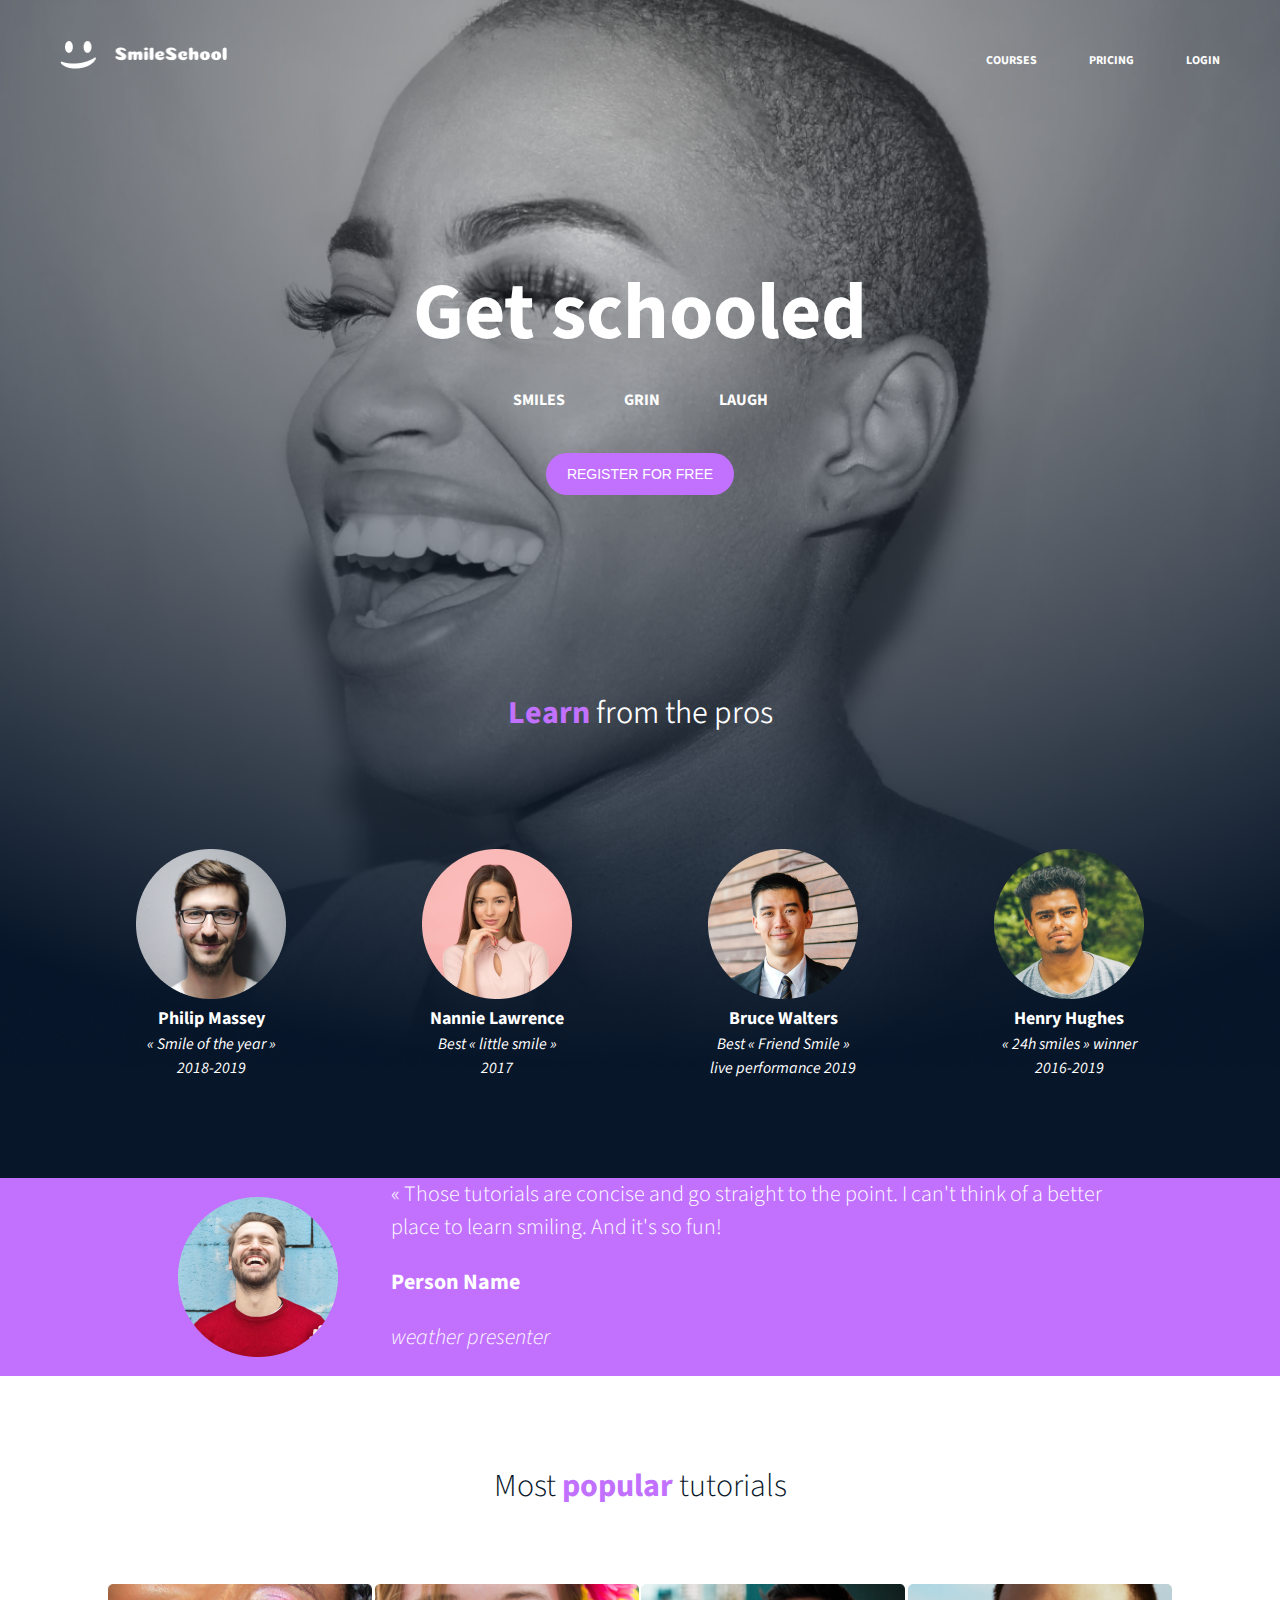
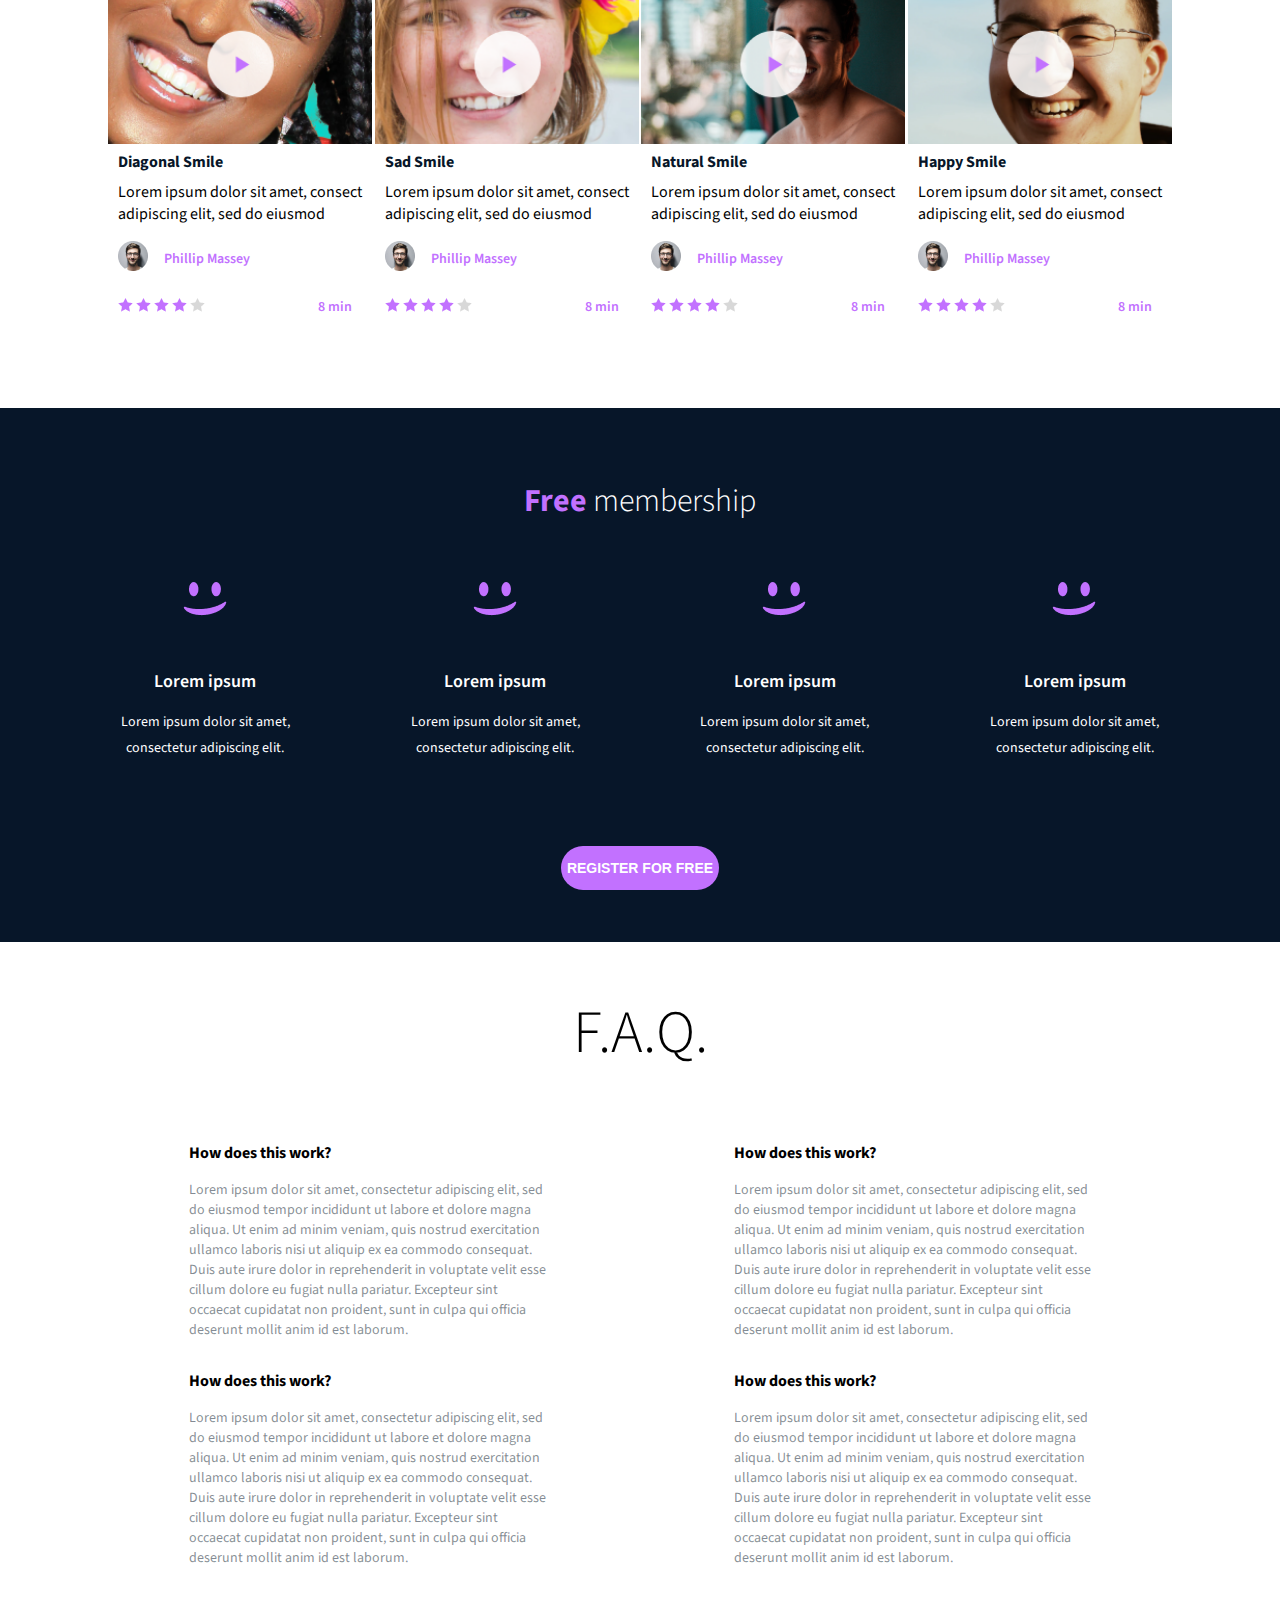
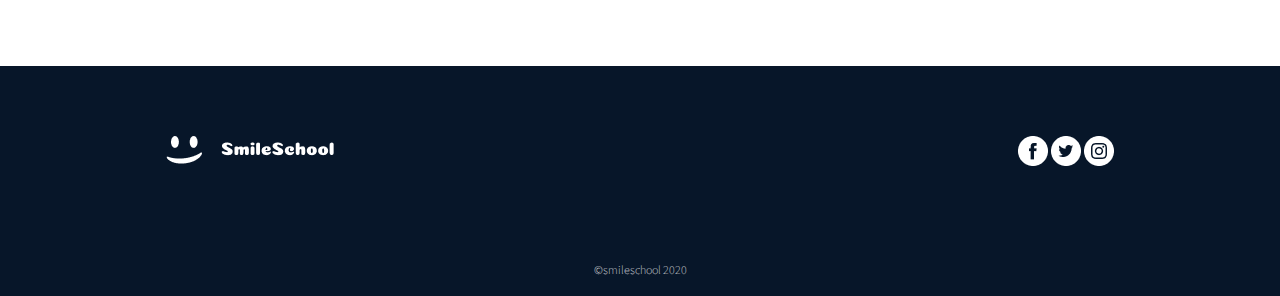
<file: css_advanced/index.html>
<!DOCTYPE html>
<html lang="en">
<head>
    <meta charset="UTF-8">
    <meta name="viewport" content="width=device-width, initial-scale=1.0">
    <title>Wireframe</title>
    <link rel="stylesheet" href="styles.css">
</head>
<body>
    
    <section class="main-page">

        <header class="header">

            <div class="header-div">
                <!--start of logo-->
                <div class="site-logo">
                    <a href="#" title="Go Home"><img src="images/logo-white.png" alt="logo"></a>
                </div>
                <!--end of logo-->
        
                <!--Links-->
                <ul class="navigation-links">
                    <li class="li-courses"><a href="#">COURSES</a></li>
                    <li class="li-price"><a href="#">PRICING</a></li>
                    <li class="li-login"><a href="#">LOGIN</a></li>
                </ul>
        
            </div>
        
        </header>
        
        <main>
            <section id="main-section">
                
                <!--Get Schooled-->
                <div class="get-schooled">
                    <h1>Get schooled</h1>
                    <div class="smile-grin-laugh">
                        <p>SMILES</p>
                        <p>GRIN</p>
                        <p>LAUGH</p>
                    </div>
                    <button>REGISTER FOR FREE</button>
                </div>
                <!--End of Get Schooled-->
        
                <!--Smiles-->
                <div class="learn">
                    <h2><span>Learn</span> from the pros</h2>
                    
                    <!--Profiles-->
                    <div id="smile-winners">
        
                        <div id="Phillip">
                            <img src="images/Philip.png" alt="Phillip">
                            <h3>Philip Massey</h3>
                            <p><em>« Smile of the year »<br> 2018-2019</em></p>
                        </div>
        
                        <div id="Nannie">
                            <img src="images/Nanie.png" alt="Nannie">
                            <h3>Nannie Lawrence</h3>
                            <p><em>Best « little smile »<br>2017</em></p>
                        </div>
                        
                        <div id="Bruce">
                            <img src="images/Bruce.png" alt="Bruce">
                            <h3>Bruce Walters</h3>
                            <p><em>Best « Friend Smile »<br>live performance 2019 </em></p>
                        </div>
                        
                        <div id="Henry">
                            <img src="images/Henry.png" alt="Henry">
                            <h3>Henry Hughes</h3>
                            <p><em>« 24h smiles » winner<br>2016-2019</em></p>
                        </div>
                        <!--End of Profiles-->
        
                    </div>
                </div>
                <!--End of Smiles-->
        
            </section><!--End of Main-Section-->
        
        </section> <!--End Main Page⛑️-->

        <!--Quote section-->
        <section class="quote">
            <div class="quote-div1">
                
                <img src="images/weather-presenter.png" alt="weather-presenter">

                <div class="quote-div2">
                    <blockquote>« Those tutorials are concise and go straight to the point. I can't think of a better <br>place to learn smiling. And it's so fun! </blockquote>
                    <br>
                    <h3 id="quote-author">Person Name</h3>
                    <p><em>weather presenter</em></p> 
                </div>
            
            </div>
        </section><!--End of quote section-->


        <!--Start of Videos Section--> 
        <section id="videos">

            <h2>Most <span>popular</span> tutorials</h2>

            <div class="main-vid-div">

<!--Video 1-->
                <div class="vid">
                    <img src="images/diagonal-smile.png" alt="Diagonal Smile">
                    <h3 class="smile-type">Diagonal Smile</h3>
                    <p>Lorem ipsum dolor sit amet, consect<br>adipiscing elit, sed do eiusmod</p>
                
                    <div class="pic-name">
                        <div><img src="images/small-phillip.png" alt="icon"></div>
                        <h3 class="rater">Phillip Massey</h3>
                    </div>
                
                    <div class="rating">
                        <div class="stars">
                            <img src="images/star.png" alt="rating">
                            <img src="images/star.png" alt="rating">
                            <img src="images/star.png" alt="rating">
                            <img src="images/star.png" alt="rating">
                            <img src="images/empty-star.png" alt="rating">
                        </div>
                        <p class="time">8 min</p>
                    </div>
                </div>

<!--Video 2-->
                <div class="vid">
                    <img src="images/sad-smile.png" alt="Sad Smile">
                    <h3 class="smile-type">Sad Smile</h3>
                    <p>Lorem ipsum dolor sit amet, consect<br>adipiscing elit, sed do eiusmod</p>
                
                    <div class="pic-name">
                        <div><img src="images/small-phillip.png" alt="icon"></div>
                        <h3 class="rater">Phillip Massey</h3>
                    </div>
                
                    <div class="rating">
                        <div>
                            <img src="images/star.png" alt="rating">
                            <img src="images/star.png" alt="rating">
                            <img src="images/star.png" alt="rating">
                            <img src="images/star.png" alt="rating">
                            <img src="images/empty-star.png" alt="rating">
                        </div>
                        <p class="time">8 min</p>
                    </div>
                </div>

<!--Video 3-->
                <div class="vid">
                    <img src="images/natural-smile.png" alt="Natural Smile">
                    <h3 class="smile-type">Natural Smile</h3>
                    <p>Lorem ipsum dolor sit amet, consect<br>adipiscing elit, sed do eiusmod</p>
                
                    <div class="pic-name">
                        <div><img src="images/small-phillip.png" alt="icon"></div>
                        <h3 class="rater">Phillip Massey</h3>
                    </div>
                
                    <div class="rating">
                        <div>
                            <img src="images/star.png" alt="rating">
                            <img src="images/star.png" alt="rating">
                            <img src="images/star.png" alt="rating">
                            <img src="images/star.png" alt="rating">
                            <img src="images/empty-star.png" alt="rating">
                        </div>
                        <p class="time">8 min</p>
                    </div>
                </div>

<!--Video 4-->
                <div class="vid">
                    <img src="images/happy-smile.png" alt="Happy Smile">
                    <h3 class="smile-type">Happy Smile</h3>
                    <p>Lorem ipsum dolor sit amet, consect<br>adipiscing elit, sed do eiusmod</p>
                    
                    <div class="pic-name">
                        <div><img src="images/small-phillip.png" alt="icon"></div>
                        <h3 class="rater">Phillip Massey</h3>
                    </div>
                    
                    <div class="rating">
                        <div>
                            <img src="images/star.png" alt="rating">
                            <img src="images/star.png" alt="rating">
                            <img src="images/star.png" alt="rating">
                            <img src="images/star.png" alt="rating">
                            <img src="images/empty-star.png" alt="rating">
                        </div>
                        <p class="time">8 min</p>
                    </div>
                </div>


            </div>
        </section>
<!--End of Videos Section-->


<!--Start of Membership Section-->
        <section id="membership">
            <h2><span>Free </span>membership</h2>

            <div id="main-memb-div">

<!--Membership 1-->                
                <div>
                    <img src="images/smile.png">
                    <h3>Lorem ipsum</h3>
                    <p>Lorem ipsum dolor sit amet,<br> consectetur adipiscing elit.</p>
                </div>
            
<!--Membership 2-->                
                <div>
                    <img src="images/smile.png">
                    <h3>Lorem ipsum</h3>
                    <p>Lorem ipsum dolor sit amet,<br> consectetur adipiscing elit.</p>
                </div>
            
<!--Membership 3-->                
                <div>
                    <img src="images/smile.png">
                    <h3>Lorem ipsum</h3>
                    <p>Lorem ipsum dolor sit amet,<br> consectetur adipiscing elit.</p>
                </div>
            
<!--Membership 4-->                
                <div>
                    <img src="images/smile.png">
                    <h3>Lorem ipsum</h3>
                    <p>Lorem ipsum dolor sit amet,<br> consectetur adipiscing elit.</p>
                </div>
            
            </div>

            <button>REGISTER FOR FREE</button>

        </section>
<!--End of Membership Section-->


<!--FAQ! Section-->
        <section id="FAQ">

            <h2>F.A.Q.</h2>

<!--1st Row Block-->
            <div id="row-block1">

                <div>
                    <h3>How does this work?</h3>
                    <p>Lorem ipsum dolor sit amet, consectetur adipiscing elit, sed<br>do eiusmod tempor incididunt ut labore et dolore magna <br>aliqua. Ut enim ad minim veniam, quis nostrud exercitation<br>ullamco laboris nisi ut aliquip ex ea commodo consequat. <br>Duis aute irure dolor in reprehenderit in voluptate velit esse<br>cillum dolore eu fugiat nulla pariatur. Excepteur sint <br>occaecat cupidatat non proident, sunt in culpa qui officia<br>deserunt mollit anim id est laborum.</p>
                </div>

                <div>
                    <h3>How does this work?</h3>
                    <p>Lorem ipsum dolor sit amet, consectetur adipiscing elit, sed<br>do eiusmod tempor incididunt ut labore et dolore magna <br>aliqua. Ut enim ad minim veniam, quis nostrud exercitation<br>ullamco laboris nisi ut aliquip ex ea commodo consequat. <br>Duis aute irure dolor in reprehenderit in voluptate velit esse<br>cillum dolore eu fugiat nulla pariatur. Excepteur sint <br>occaecat cupidatat non proident, sunt in culpa qui officia<br>deserunt mollit anim id est laborum.</p>
                </div>

            </div>

<!--2nd Row Block-->
            <div id="row-block2">

                <div>
                    <h3>How does this work?</h3>
                    <p>Lorem ipsum dolor sit amet, consectetur adipiscing elit, sed<br>do eiusmod tempor incididunt ut labore et dolore magna <br>aliqua. Ut enim ad minim veniam, quis nostrud exercitation<br>ullamco laboris nisi ut aliquip ex ea commodo consequat. <br>Duis aute irure dolor in reprehenderit in voluptate velit esse<br>cillum dolore eu fugiat nulla pariatur. Excepteur sint <br>occaecat cupidatat non proident, sunt in culpa qui officia<br>deserunt mollit anim id est laborum.</p>
                </div>

                <div>
                    <h3>How does this work?</h3>
                    <p>Lorem ipsum dolor sit amet, consectetur adipiscing elit, sed<br>do eiusmod tempor incididunt ut labore et dolore magna <br>aliqua. Ut enim ad minim veniam, quis nostrud exercitation<br>ullamco laboris nisi ut aliquip ex ea commodo consequat. <br>Duis aute irure dolor in reprehenderit in voluptate velit esse<br>cillum dolore eu fugiat nulla pariatur. Excepteur sint <br>occaecat cupidatat non proident, sunt in culpa qui officia<br>deserunt mollit anim id est laborum.</p>
                </div>

            </div>

        </section>
<!--End Of FAQ! Section-->

    </main>
    
    <footer>

        <div class="last-div1">

            <div class="last-div2">
                <a href="#"><img src="images/logo-white.png"></a>

                <div>
                    <a href="#"><img src="images/Facebook_White.png" alt="Facebook"></a>
                    <a href="#"><img src="images/Twitter_White.png" alt="Twitter"></a>
                    <a href="#"><img src="images/Instagram_White.png" alt="Instagram"></a>
                </div>
            </div>

            <p><a href="https://github.com/josephchigiz" class="closing-link">©smileschool 2020</a></p>

        </div>

    </footer>


</body>
</html>
</file>
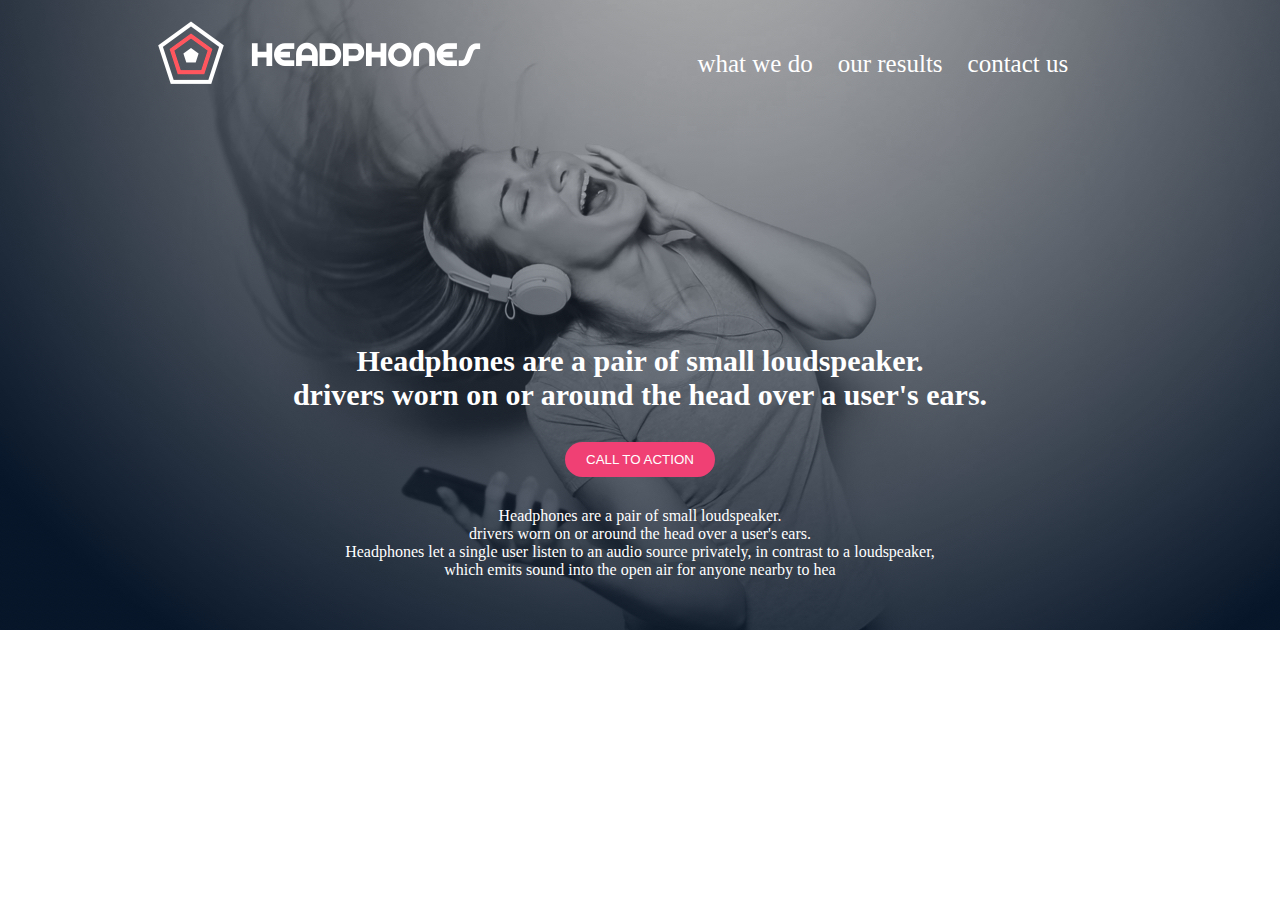
<file: headphones/1-index.html>
<!DOCTYPE html>
<html lang="en" dir="ltr">

<head>
    <meta charset="utf-8">
    <meta name="viewport" content="width=device-width, initial-scale=1, viewport-fit=cover">
    <title>Homepage - Headphones</title>
    <link rel="stylesheet" href="1-styles.css">

<body>
    <header class="header"><!-- parent header container -->

        <!-- learning codes -->
        <div class="first-child">
            <!-- first child has two children -->
            <div class="first-child-element">
                <img src="IMAGES 1/logo_headphones.png" alt="logo">

               
            </div>
            <div class="second-child-element">
                <div class="nav">
                    <ul class="menu-list">

                        <li><a href="">what we do</a></li>
                        <li><a href="">our results</a></li>
                        <li><a href="">contact us</a></li>
                    </ul>
                </div>
            </div>
        </div>

        <div class="second-child">
            <!-- first second child element -->
            <div class="second-child-first-element">
                <!-- TODO:: text element -->
                <p class="text">Headphones are a pair of small loudspeaker.<br> drivers worn on or around the head over a user's ears.</p>
                <!-- TODO:: button -->
                <button type="submit" class="btn  btn-primary">call to action</button>

                <p class="text-1">Headphones are a pair of small loudspeaker.<br> drivers worn on or around the head over a user's ears.<br>Headphones let a single user listen to an audio source privately, in contrast to a loudspeaker, <br>which emits sound into the open air for anyone nearby to hea</p>

            </div>

            
        </div>
    </header>


</body>

</html>
</file>
<file: css_advanced/styles.css>
@import url('https://fonts.googleapis.com/css2?family=Source+Sans+3:wght@200;300;400;500;600;700;800&display=swap');
/* 'Source Sans 3', sans-serif; */

@font-face {
  font-family: 'spin_cycle_otregular';
  src: url('fonts/spincycle_ot-webfont.eot');
  src: url('spincycle_ot-webfont.eot?#iefix') format('embedded-opentype'),
        url('fonts/spincycle_ot-webfont.woff2') format('woff2'),
        url('fonts/spincycle_ot-webfont.woff') format('woff'),
        url('fonts/spincycle_ot-webfont.ttf') format('truetype'),
        url('spincycle_ot-webfont.svg#spin_cycle_otregular') format('svg');
  font-weight: normal;
  font-style: normal;
}

html {
  scroll-behavior: smooth;
  font-family: 'Source Sans 3', sans-serif;
}

body {
  margin: 0 auto;
}

.main-page {
  background-image: url("images/background.png");  
  background-repeat: no-repeat;
  background-attachment: scroll;
  background-position: center;
  background-size: cover;
}

/*** 1. Header ***/
.header-div {
  display: flex;
  justify-content: space-between;
  flex-wrap: wrap;
  align-items: center;
  padding: 32px 60px 0 60px;
}

.site-logo img {
  max-width: 167.02px;
}

.navigation-links {
  display: flex;
  flex-direction: row;
  justify-content: space-between;
  gap: 52px;
}

.navigation-links li {
  list-style: none;
  /* padding: 26px; */
}

.navigation-links a {
  text-decoration: none;
  color: white;
  font-size: 12px;
  font-weight: bold;
}

/*** 2. Main ***/
#main-section {
  display: flex;
  flex-direction: column;
  text-align: center;
}
.get-schooled {
  display: flex;
  flex-direction: column;
  align-items: center;
  padding: 0;
}

.get-schooled h1 {
  font-size: 80px;
  line-height: 151px;
  padding-bottom: 0px;
  padding-left: 0;
  padding-top: 0;
  padding-right: 0;
  margin: 152px 0 0 0;
  color: white;
}

.smile-grin-laugh {
  display: flex;
  justify-content: space-between;
  gap: 59px;
  color: white;
}

.smile-grin-laugh p {
  font-size: 16px;
  font-weight: bold;
  padding: 0;
  margin: 0 0 42px 0;
}

.get-schooled button {
  font-size: 14px;
  font-weight: 500;
  color: white;
  background-color: rgba(194, 113, 255, 1);
  border: none;
  border-radius: 22px;
  padding: 13px 20.5px;
  column-gap: 160px;
  cursor: pointer;
  transition: opacity 300ms, transform 400ms, box-shadow 400ms;
}

.get-schooled button:hover {
  opacity: 0.7;
}

.get-schooled button:active {
  transform: scale(0.97);
  box-shadow: 5px 5px 10px rgba(45, 1, 78, 0.6);
}

.learn {
  display: flex;
  flex-direction: column;
  margin-top: 168px;
}

.learn span {
  font-weight: bold;
  color: rgba(194, 113, 255, 1);
}
.learn h2{
  font-size: 32px;
  font-weight: 350;
  color: white;
}

#smile-winners {
  display: flex;
  justify-content: space-evenly;
  flex-wrap: wrap;
  color: white;
  margin-top: 87px;
}
#smile-winners h3 {
  font-size: 18px;
  font-weight: bolder;
  line-height: 27px;
  padding: 0;
  margin: 0;
}
#smile-winners p {
  font-size: 16px;
  font-weight: 400;
  line-height: 24px;
  margin: 0 0 98px 0;
  padding: 0;
}

/*** 3.Blockquote ***/
.quote {
  background-image: url("images/background-blockquote.png");
  background-repeat: no-repeat;
  background-attachment: scroll;
  background-size: cover;
}

.quote-div1 {
  display: flex;
  justify-content: center;
  flex-wrap: wrap;
  align-items: center;
  gap: 53px;
  margin: 0 auto;
  color: white;
}
.quote-div1 img {
  max-width: 160px;
  max-height: 160px;
  max-margin: 108px 0;
}
.quote-div2 {
  display: flex;
  flex-direction: column;
  flex-wrap: wrap;
}
.quote-div2 blockquote {
  font-size: 22px;
  line-height: 33px;
  font-weight: 300;
  margin: 0;
}
.quote-div2 h3 {
  font-size: 22px;
  line-height: 33px;
  font-weight: bold;
  margin: 0;
}
.quote-div2 p {
  font-size: 22px;
  font-weight: 300;
  line-height: 33px;
}

/*** 4. Videos ***/
#videos {
  display: flex;
  flex-direction: column;
  flex-wrap: wrap;
  padding: 0 105px 87px 105px;
}
#videos h2 {
  text-align: center;
  color: #071629;
  text-align: center;
  font-size: 32px;
  font-style: normal;
  font-weight: 300;
  line-height: normal;
  margin-top: 87px;
  margin-bottom: 75px;
}
#videos span {
  color: #C271FF;
  font-size: 32px;
  font-style: normal;
  font-weight: 700;
  line-height: normal;
}

.main-vid-div {
display: flex;
justify-content: space-evenly;
flex-wrap: wrap;
}
.vid {
  display: flex;
  flex-direction: column;
}

.vid h3 {
  color: #071629;
  font-size: 16px;
  font-style: normal;
  font-weight: 700;
  line-height: normal;
  margin-top: 7.6px;
  margin-bottom: 7.6px;
  padding: 0 10px;
}
.vid p {
  margin-top: 0;
  padding: 0 10px;
  margin-bottom: 0;
}
.pic-name {
  display: flex;
  align-items: center;
  padding: 0 10px;
  margin-top: 13.4px;
  margin-bottom: 13.4px;
}
.pic-name h3 {
  color: #C271FF;
  font-size: 14px;
  font-style: normal;
  font-weight: 600;
  line-height: 27px;
  padding-left: 16px;
}

.rating {
  display: flex;
  align-items: center;
  justify-content: space-between;
  padding-left: 10px;
  padding-right: 10px;
}
.rating .stars {
align-items: center;
}
.rating .stars img {
  margin: 0;
}
.rating .time {
  color: #C271FF;
  text-align: right;
  font-size: 14px;
  font-style: normal;
  font-weight: 600;
  line-height: 27px;
}

/*** 5.Membership ***/
#membership {
  display: flex;
  flex-direction: column;
  flex-wrap: wrap;
  text-align: center;
  background-image: url("images/background-membership.png");
  background-repeat: no-repeat;
  background-attachment: scroll;
  background-size: cover;
}
#membership h2 {
  color: #FFF;
  font-size: 32px;
  font-weight: 300;
  line-height: normal;
  margin-top: 70px;
  margin-bottom: 58px;
}
#membership span {
  color: #C271FF;
  text-align: center;
  font-size: 32px;
  font-weight: 700;
  line-height: normal;
}

#main-memb-div {
  display: flex;
  justify-content: space-evenly;
  color: white;
}
#main-memb-div h3 {
  color: #FFF;
  text-align: center;
  font-size: 18px;
  font-weight: 600;
  line-height: 26px;
  margin-bottom: 13px;
}
#main-memb-div p {
  color: #FFF;
  text-align: center;
  font-size: 14px;
  font-weight: 400;
  line-height: 26px;
  margin-bottom: 85px;
}
#main-memb-div img{
  margin-bottom: 27px;
}
#membership button {
  border: none;
  border-radius: 22px;
  background: #C271FF;
  max-width: 172px;
  height: 44px;
  flex-shrink: 0;
  color: white;
  align-self: center;
  text-align: center;
  font-size: 14px;
  font-weight: 600;
  line-height: normal;
  margin-bottom: 52px;
  cursor: pointer;
  transition: opacity 300ms, transform 400ms, box-shadow 400ms;
}

#membership button:hover {
  opacity: 0.7;
}

#membership button:active {
  transform: scale(0.97);
  box-shadow: 5px 5px 10px rgba(97, 51, 133, 0.6);
}

/*** 6. F.A.Q ***/
#FAQ {
  display: flex;
  flex-direction: column;
  flex-wrap: wrap;
  text-align: center;
}
#FAQ h2 {
font-size: 60px;
font-weight: 300;
}
#row-block1 {
  display: flex;
  justify-content: space-evenly;
  flex-wrap: wrap;
}
#row-block1 h3 {
  font-size: 16px;
  font-weight: bold;
  text-align: start;
}
#row-block1 p {
  font-size: 14px;
  font-weight: normal;
  color: rgba(7, 22, 41, 0.5016);
  text-align: start;
}

#row-block2 {
  display: flex;
  justify-content: space-evenly;
  flex-wrap: wrap;
  margin-bottom: 84px;
}
#row-block2 h3 {
  font-size: 16px;
  font-weight: bold;
  text-align: start;
}
#row-block2 p {
  font-size: 14px;
  font-weight: normal;
  color: rgba(7, 22, 41, 0.5016);
  text-align: start;
}

/*** 7.Footer ***/
footer {
  background-image: url("images/background-footer.png");
  background-repeat: no-repeat;
  background-attachment: scroll;
  background-position: center;
  background-size: cover;
}

.last-div1 {
  display: flex;
  flex-direction: column;
  flex-wrap: wrap;
}

.last-div2 {
  display: flex;
  justify-content: space-between;
  flex-wrap: wrap;
  margin: 70px 166px;  
}
.last-div1 p {
  text-align: center;
}
.last-div1 a {
  text-decoration: none;
  color: white;
  font-size: 12px;
  font-weight: lighter;
}
</file>
<file: headphones/1-styles.css>
/* remove custom spacing   */
*{
    margin: 0;
    padding: 0;
}

.header{
    /* margin: 10px; */
    /* border: 1px soild black; */
    width: auto;
    height: 630px;
    background-image: url('IMAGES 1/headphones_hero_1.jpg');
}

/* first child element */

.first-child{
   
  /* text-align: center; */
    /* align-items: center; */
     display: flex; 
     flex-direction: row;
    justify-content:space-evenly; 
}

.first-child-element{
    margin-top: 20px;
    margin-right: 60px;
}

.second-child-element{
    margin-top: 50px;
    margin-right: 30px;
}


.menu-list{
    list-style: none;
    display: flex;
   
   
}

.menu-list li a{
    font-size: 25px;
    margin-right: 25px;
    color: white;
}
a{
    text-decoration: none;
}

ul li  a:hover{
    color: orangered;
}

/* second child  */

.second-child{
    margin-top: 20%;
    text-align: center;
    display: flex;
    flex-direction: column;
}

.text{
    color:white;
font-size: 30px;
font-weight: 600;
text-align: center;
}

.btn{
    margin-top: 30px;
    width: 150px;
    padding: 10px;
    border-radius: 50px;
    background-color: rgb(240, 64, 116);
    border: none;
    color: white;
    font-weight: 400;
    text-transform:uppercase;
    cursor:grab;
}



.text-1{
    margin-top: 30px;
    color:white;
    text-align: center;
    
   

}

/*making the first child block when screen width hits 820 */
@media only screen and (max-width:826px) {
    .first-child{
        display: block;
        /* flex-direction: column; */
    }
}
</file>
